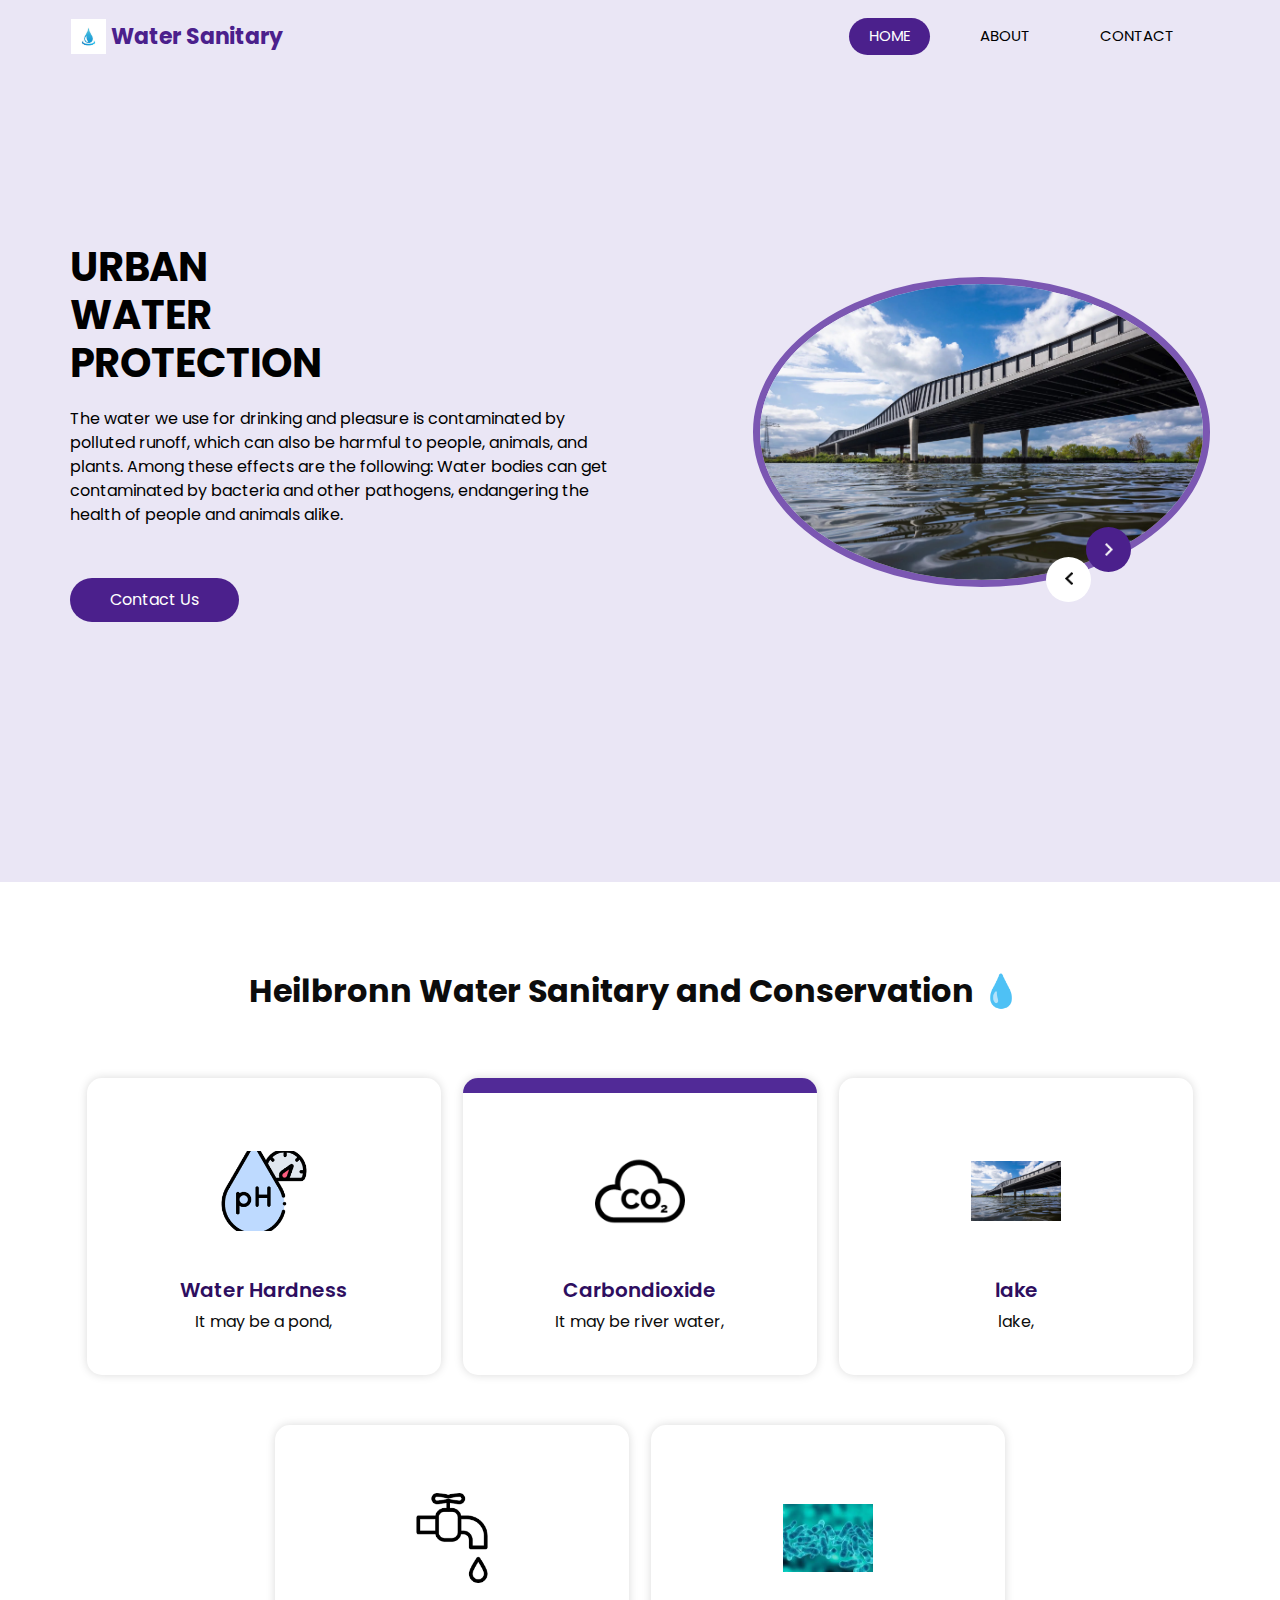
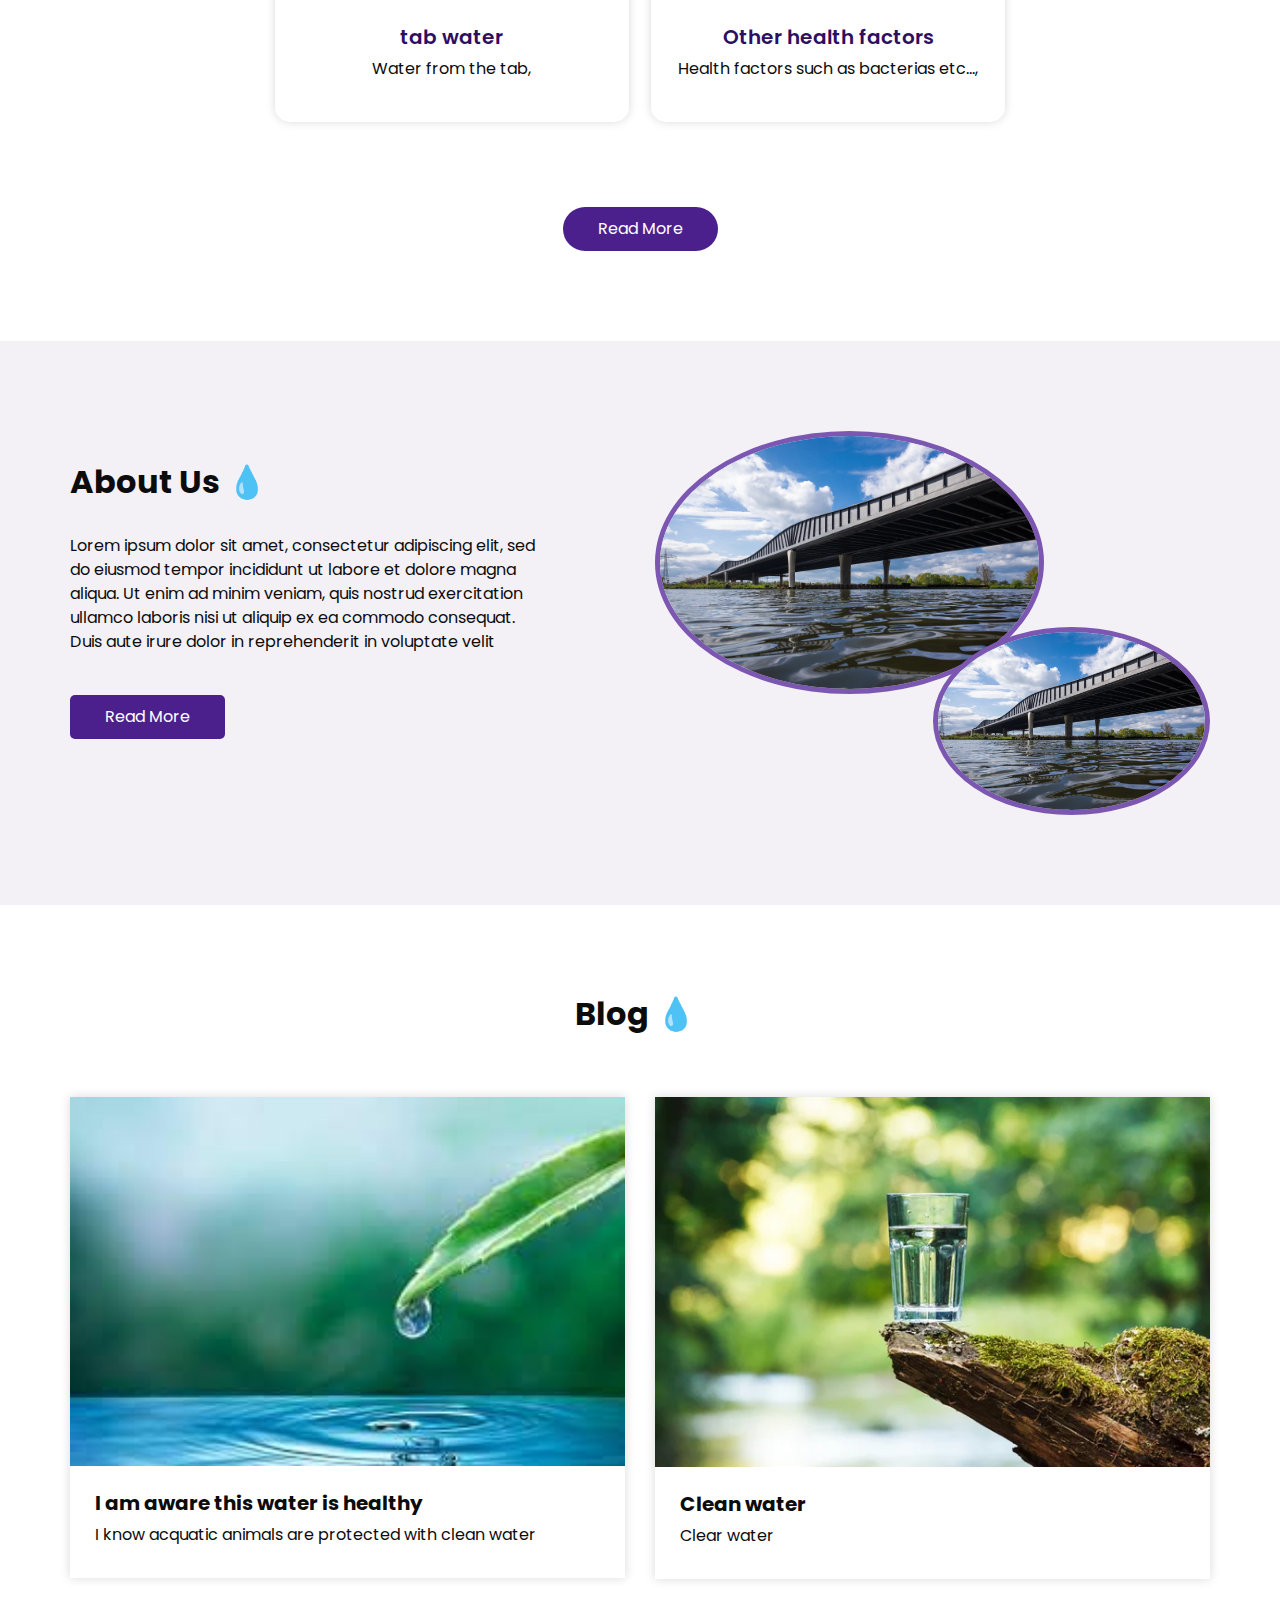
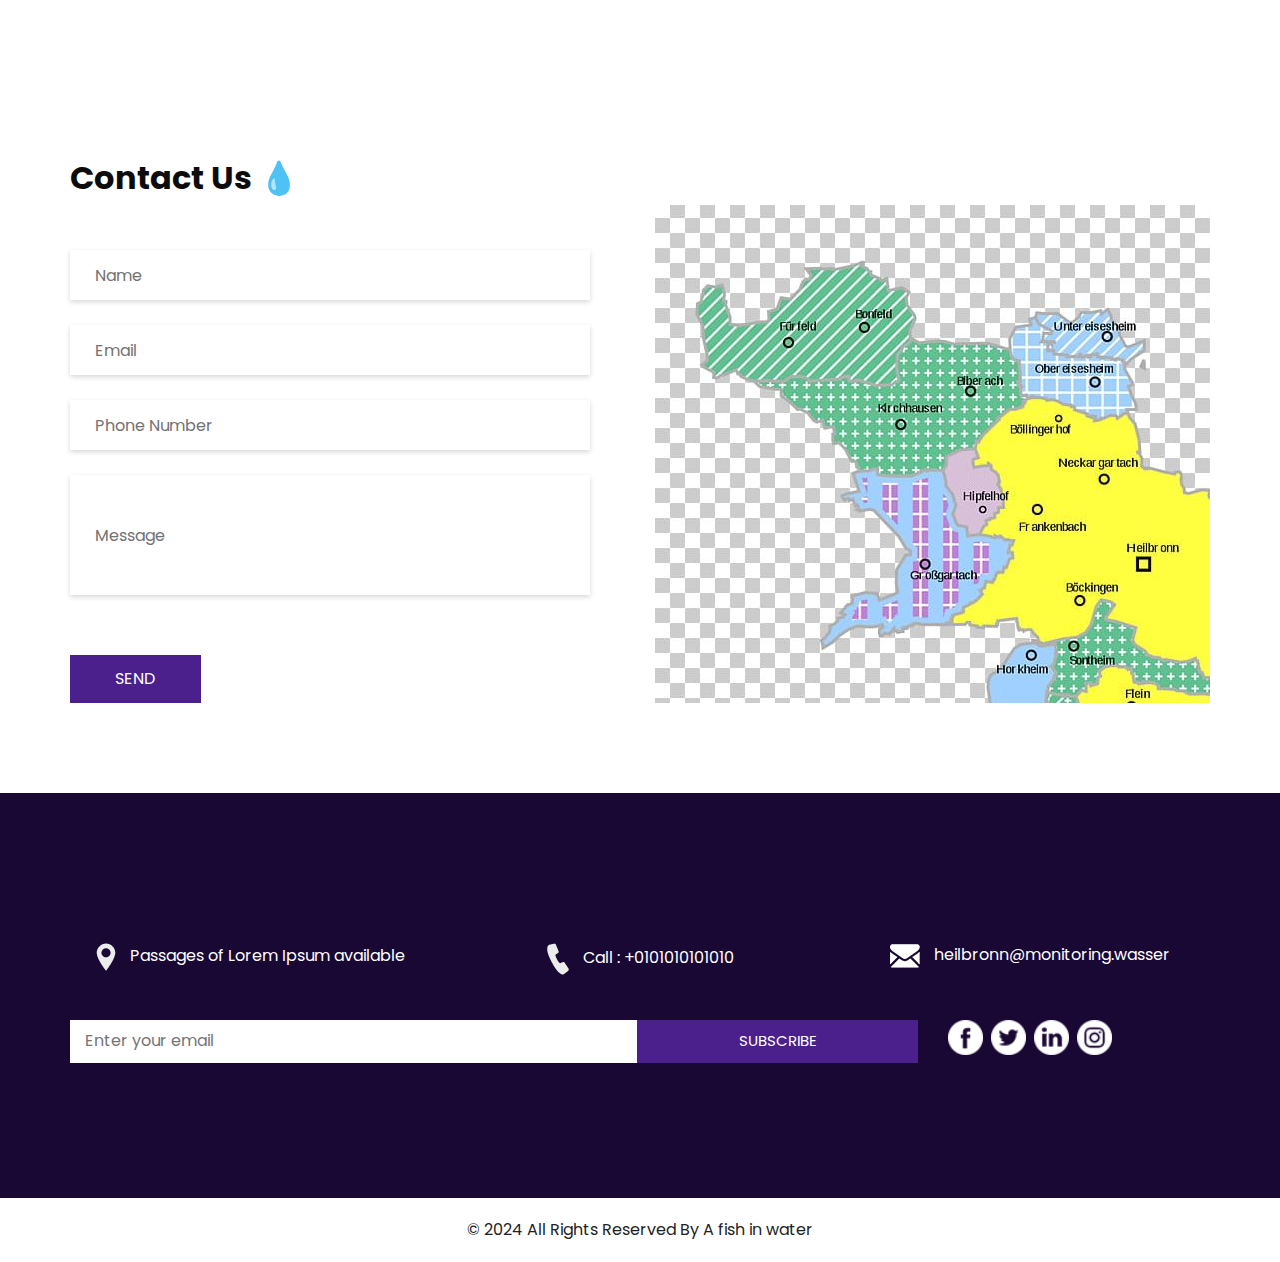
<file: index.html>
<!DOCTYPE html>
<html>

<head>
  <!-- Basic -->
  <meta charset="utf-8" />
  <meta http-equiv="X-UA-Compatible" content="IE=edge" />
  <!-- Mobile Metas -->
  <meta name="viewport" content="width=device-width, initial-scale=1, shrink-to-fit=no" />
  <!-- Site Metas -->
  <meta name="keywords" content="" />
  <meta name="description" content="" />
  <meta name="author" content="" />

  <title>Water_Sanitary_Heilbronn</title>

  <!-- slider stylesheet -->
  <link rel="stylesheet" type="text/css" href="https://cdnjs.cloudflare.com/ajax/libs/OwlCarousel2/2.1.3/assets/owl.carousel.min.css" />

  <!-- bootstrap core css -->
  <link rel="stylesheet" type="text/css" href="css/bootstrap.css" />

  <!-- fonts style -->
  <link href="https://fonts.googleapis.com/css?family=Poppins:400,600,700&display=swap" rel="stylesheet">
  <!-- Custom styles for this template -->
  <link href="css/style.css" rel="stylesheet" />
  <!-- responsive style -->
  <link href="css/responsive.css" rel="stylesheet" />
</head>

<body>

  <div class="hero_area">
    <!-- header section strats -->
    <header class="header_section">
      <div class="container">
        <nav class="navbar navbar-expand-lg custom_nav-container ">
          <a class="navbar-brand" href="index.html">
            <img src="images/wasser_logo.jpg" alt="">
            <span>
              Water Sanitary
            </span>
          </a>
          <button class="navbar-toggler" type="button" data-toggle="collapse" data-target="#navbarSupportedContent" aria-controls="navbarSupportedContent" aria-expanded="false" aria-label="Toggle navigation">
            <span class="s-1"> </span>
            <span class="s-2"> </span>
            <span class="s-3"> </span>
          </button>

          <div class="collapse navbar-collapse" id="navbarSupportedContent">
            <div class="d-flex ml-auto flex-column flex-lg-row align-items-center">
              <ul class="navbar-nav  ">
                <li class="nav-item active">
                  <a class="nav-link" href="index.html">Home <span class="sr-only">(current)</span></a>
                </li>
                <li class="nav-item">
                  <a class="nav-link" href="about.html"> About</a>
                </li>
                <!--<li class="nav-item"> -->
                <!--  <a class="nav-link" href="service.html"> Service </a> -->
                <!--</li> -->
                <!--<li class="nav-item"> -->
                <!--  <a class="nav-link" href="blog.html"> Blog </a> -->
                <!--</li> -->
                <li class="nav-item">
                  <a class="nav-link" href="contact.html">Contact </a>
                </li>
              </ul>
            </div>
          </div>
        </nav>
      </div>
    </header>
    <!-- end header section -->
    <!-- slider section -->
    <section class=" slider_section ">
      <div class="container">
        <div class="row">
          <div class="col-md-6 ">
            <div class="detail_box">
              <h1>
                Urban <br>
                Water <br>
                Protection
              </h1>
              <p>
                The water we use for drinking and pleasure is contaminated by polluted runoff, 
                which can also be harmful to people, animals, and plants. Among these effects are 
                the following: Water bodies can get contaminated by bacteria and other pathogens, 
                endangering the health of people and animals alike.
              </p>
              <a href="" class="">
                Contact Us
            </div>
          </div>
          <div class="col-lg-5 col-md-6 offset-lg-1">
            <div class="img_content">
              <div class="img_container">
                <div id="carouselExampleControls" class="carousel slide" data-ride="carousel">
                  <div class="carousel-inner">
                    <div class="carousel-item active">
                      <div class="img-box">
                        <img src="images/river1.jpg" alt="">
                      </div>
                    </div>
                    <div class="carousel-item">
                      <div class="img-box">
                        <img src="images/river1.jpg" alt="">
                      </div>
                    </div>
                    <div class="carousel-item">
                      <div class="img-box">
                        <img src="images/river1.jpg" alt="">
                      </div>
                    </div>
                  </div>
                </div>
              </div>
              <a class="carousel-control-prev" href="#carouselExampleControls" role="button" data-slide="prev">
                <span class="sr-only">Previous</span>
              </a>
              <a class="carousel-control-next" href="#carouselExampleControls" role="button" data-slide="next">
                <span class="sr-only">Next</span>
              </a>
            </div>

          </div>
        </div>
      </div>
    </section>
    <!-- end slider section -->
  </div>


  <!-- service section -->
  <section class="service_section layout_padding">
    <div class="container">
      <div class="heading_container">
        <h2>
          Heilbronn Water Sanitary and Conservation 💧
        </h2>
         <!-- <img src="images/plug.png" alt=""> -->
      </div>
      <div class="service_container">
         <!--<div class="wasser">
          <div class="choose">
            <p>
              choose
            </p>
          </div>
        </div> -->
        <div class="box">
          <div class="img-box">
            <img src="images/ph.png" class="img1" alt="">
          </div>
          <div class="detail-box">
	    <a href="hardness_map.html">             
	      <h5>
                Water Hardness
              </h5>
	    </a>
            <p>
              It may be a pond,
            </p>
          </div>
        </div>
        <div class="box active">
          <div class="img-box">
            <img src="images/co2.png" class="img1" alt="">
          </div>
          <div class="detail-box">
            <h5>
              Carbondioxide
            </h5>
            <p>
              It may be river water,
            </p>
          </div>
        </div>
        <div class="box">
          <div class="img-box">
            <img src="images/river1.jpg" class="img1" alt="">
          </div>
          <div class="detail-box">
            <a href="lakes.html">
	    	<h5>
              		lake
            	</h5>
            </a>
            <p>
              lake,
            </p>
          </div>
        </div>
        <div class="box ">
          <div class="img-box">
            <img src="images/tab_water.png" class="img1" alt="">
          </div>
          <div class="detail-box">
            <h5>
              tab water
            </h5>
            <p>
              Water from the tab,
            </p>
          </div>
        </div>
        <div class="box">
          <div class="img-box">
            <img src="images/bacteria.jpg" class="img1" alt="">
          </div>
          <div class="detail-box">
            <h5>
              Other health factors
            </h5>
            <p>
              Health factors such as bacterias etc...,
            </p>
          </div>
        </div>
      </div>
      <div class="btn-box">
        <a href="">
          Read More
        </a>
      </div>
    </div>
  </section>
  <!-- end service section -->

  <!-- about section -->
  <section class="about_section layout_padding">
    <div class="container">
      <div class="row">
        <div class="col-md-6">
          <div class="detail-box">
            <div class="heading_container">
              <h2>
                About Us 💧
              </h2>
              <!--<img src="images/plug.png" alt="">-->
            </div>
            <p>
              Lorem ipsum dolor sit amet, consectetur adipiscing elit, sed do
              eiusmod tempor incididunt ut labore et dolore magna aliqua. Ut
              enim ad minim veniam, quis nostrud exercitation ullamco laboris
              nisi ut aliquip ex ea commodo consequat. Duis aute irure dolor
              in reprehenderit in voluptate velit
            </p>
            <a href="">
              Read More
            </a>
          </div>
        </div>
        <div class="col-md-6">
          <div class="img_container">
            <div class="img-box b1">
              <img src="images/river1.jpg" alt="" />
            </div>
            <div class="img-box b2">
              <img src="images/river1.jpg" alt="" />
            </div>
          </div>

        </div>

      </div>
    </div>
  </section>

  <!-- end about section -->




  <!-- blog section -->

  <section class="blog_section layout_padding">
    <div class="container">
      <div class="heading_container">
        <h2>
          Blog 💧
        </h2>
        <!--<img src="images/plug.png" alt="">-->
      </div>
      <div class="row">
        <div class="col-md-6">
          <div class="box">
            <div class="img-box">
              <img src="images/clean_water1.jpg" alt="">
            </div>
            <div class="detail-box">
              <h5>
                I am aware this water is healthy
              </h5>
              <p>
                I know acquatic animals are protected with clean water
              </p>
            </div>
          </div>
        </div>
        <div class="col-md-6">
          <div class="box">
            <div class="img-box">
              <img src="images/clean_water2.webp" alt="">
            </div>
            <div class="detail-box">
              <h5>
                Clean water
              </h5>
              <p>
                Clear water
              </p>
            </div>
          </div>
        </div>
      </div>
    </div>
  </section>

  <!-- end blog section -->



  <!-- contact section -->

  <section class="contact_section layout_padding">
    <div class="container ">
      <div class="heading_container">
        <h2>
          Contact Us 💧
        </h2>
        <!--<img src="images/plug.png" alt="">-->
      </div>
    </div>
    <div class="container">
      <div class="row">
        <div class="col-md-6">
          <form action="">
            <div>
              <input type="text" placeholder="Name" />
            </div>
            <div>
              <input type="email" placeholder="Email" />
            </div>
            <div>
              <input type="text" placeholder="Phone Number" />
            </div>
            <div>
              <input type="text" class="message-box" placeholder="Message" />
            </div>
            <div class="d-flex ">
              <button>
                SEND
              </button>
            </div>
          </form>
        </div>
        <div class="col-md-6">
          <div class="map_container">
            <div class="map-responsive">
              <iframe src="images/water_heilbronn.jpg" width="600" height="300" frameborder="0" style="border:0; width: 100%; height:100%" allowfullscreen></iframe>
            </div>
          </div>
        </div>
      </div>
    </div>
  </section>

  <!-- end contact section -->


  <!-- info section -->

  <section class="info_section layout_padding">
    <div class="container">
      <div class="info_contact">
        <div class="row">
          <div class="col-md-4">
            <a href="">
              <img src="images/location-white.png" alt="">
              <span>
                Passages of Lorem Ipsum available
              </span>
            </a>
          </div>
          <div class="col-md-4">
            <a href="">
              <img src="images/telephone-white.png" alt="">
              <span>
                Call : +0101010101010
              </span>
            </a>
          </div>
          <div class="col-md-4">
            <a href="">
              <img src="images/envelope-white.png" alt="">
              <span>
                heilbronn@monitoring.wasser
              </span>
            </a>
          </div>
        </div>
      </div>
      <div class="row">
        <div class="col-md-8 col-lg-9">
          <div class="info_form">
            <form action="">
              <input type="text" placeholder="Enter your email">
              <button>
                subscribe
              </button>
            </form>
          </div>
        </div>
        <div class="col-md-4 col-lg-3">
          <div class="info_social">
            <div>
              <a href="">
                <img src="images/fb.png" alt="">
              </a>
            </div>
            <div>
              <a href="">
                <img src="images/twitter.png" alt="">
              </a>
            </div>
            <div>
              <a href="">
                <img src="images/linkedin.png" alt="">
              </a>
            </div>
            <div>
              <a href="">
                <img src="images/instagram.png" alt="">
              </a>
            </div>
          </div>
        </div>
      </div>

    </div>
  </section>

  <!-- end info section -->

  <!-- footer section -->
  <footer class="container-fluid footer_section">
    <div class="container">
      <div class="row">
        <div class="col-lg-7 col-md-9 mx-auto">
          <p>
            &copy; 2024 All Rights Reserved By
            <a href="https://html.design/">A fish in water</a>
          </p>
        </div>
      </div>
    </div>
  </footer>
  <!-- footer section -->


  <script src="js/jquery-3.4.1.min.js"></script>
  <script src="js/bootstrap.js"></script>

</body>

</html>
</file>
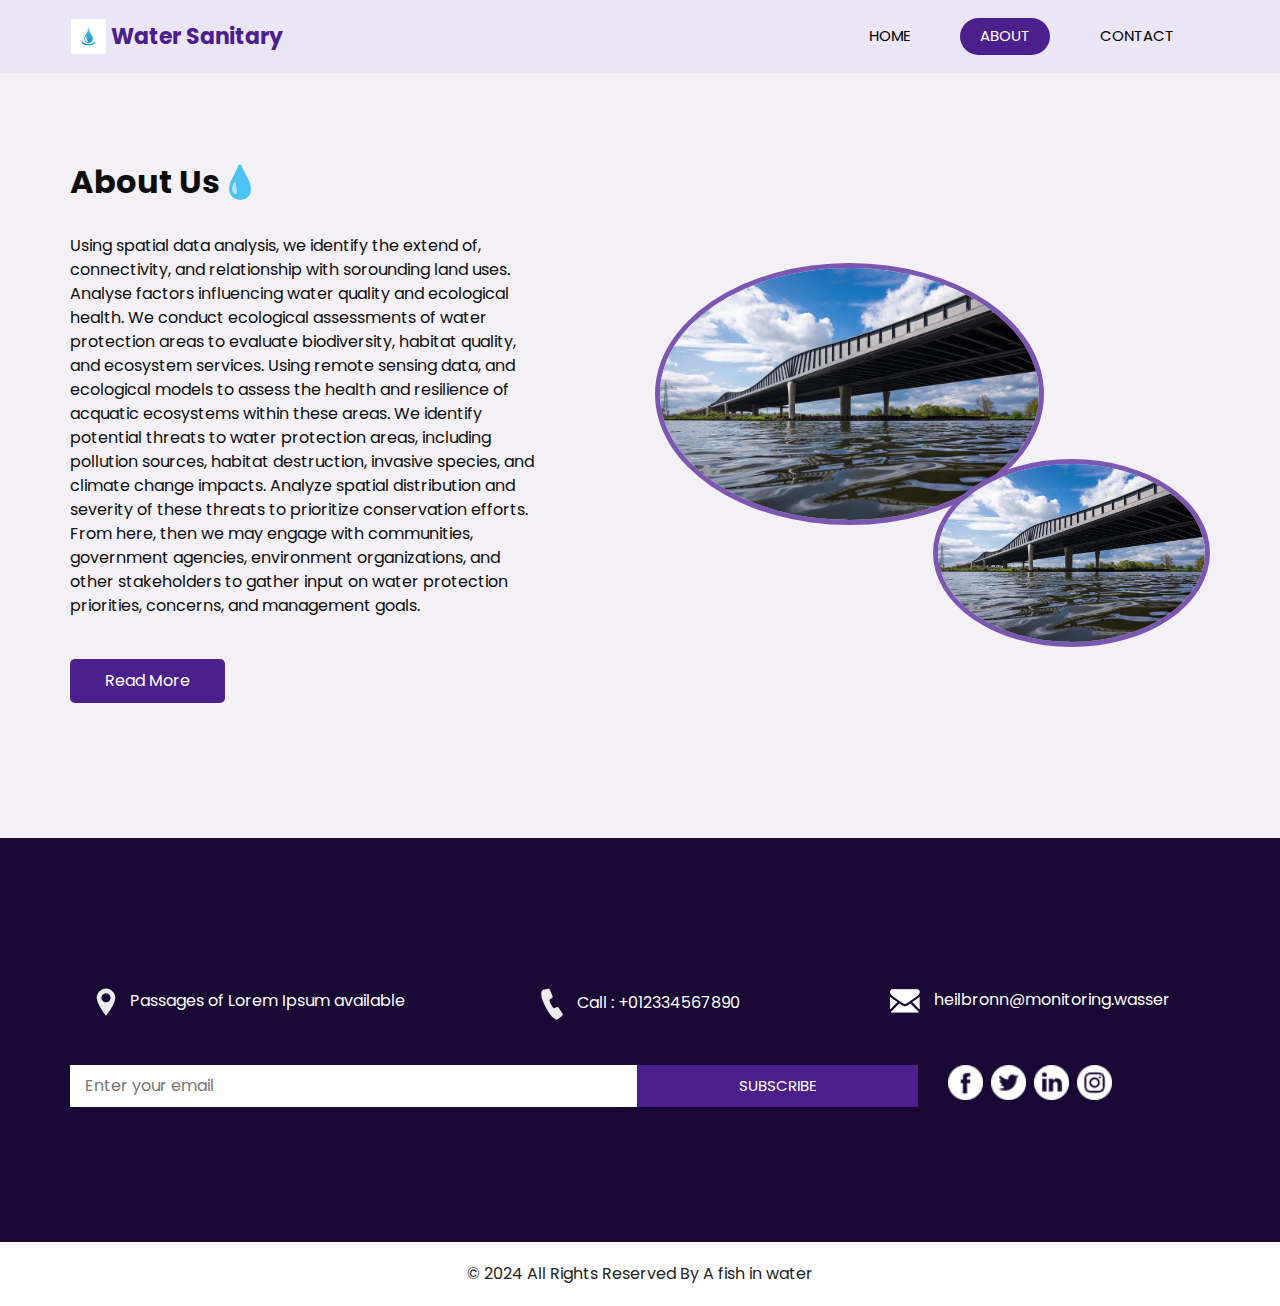
<file: about.html>
<!DOCTYPE html>
<html>

<head>
  <!-- Basic -->
  <meta charset="utf-8" />
  <meta http-equiv="X-UA-Compatible" content="IE=edge" />
  <!-- Mobile Metas -->
  <meta name="viewport" content="width=device-width, initial-scale=1, shrink-to-fit=no" />
  <!-- Site Metas -->
  <meta name="keywords" content="" />
  <meta name="description" content="" />
  <meta name="author" content="" />

  <title>Water_Sanitary</title>

  <!-- slider stylesheet -->
  <link rel="stylesheet" type="text/css" href="https://cdnjs.cloudflare.com/ajax/libs/OwlCarousel2/2.1.3/assets/owl.carousel.min.css" />

  <!-- bootstrap core css -->
  <link rel="stylesheet" type="text/css" href="css/bootstrap.css" />

  <!-- fonts style -->
  <link href="https://fonts.googleapis.com/css?family=Poppins:400,600,700&display=swap" rel="stylesheet">
  <!-- Custom styles for this template -->
  <link href="css/style.css" rel="stylesheet" />
  <!-- responsive style -->
  <link href="css/responsive.css" rel="stylesheet" />
</head>

<body class="sub_page">

  <div class="hero_area">
    <!-- header section strats -->
    <header class="header_section">
      <div class="container">
        <nav class="navbar navbar-expand-lg custom_nav-container ">
          <a class="navbar-brand" href="index.html">
            <img src="images/wasser_logo.jpg" alt="">
            <span>
              Water Sanitary
            </span>
          </a>
          <button class="navbar-toggler" type="button" data-toggle="collapse" data-target="#navbarSupportedContent" aria-controls="navbarSupportedContent" aria-expanded="false" aria-label="Toggle navigation">
            <span class="s-1"> </span>
            <span class="s-2"> </span>
            <span class="s-3"> </span>
          </button>

          <div class="collapse navbar-collapse" id="navbarSupportedContent">
            <div class="d-flex ml-auto flex-column flex-lg-row align-items-center">
              <ul class="navbar-nav  ">
                <li class="nav-item ">
                  <a class="nav-link" href="index.html">Home <span class="sr-only">(current)</span></a>
                </li>
                <li class="nav-item active">
                  <a class="nav-link" href="about.html"> About</a>
                </li>
                <!-- <li class="nav-item">
                  <a class="nav-link" href="service.html"> Service </a>
                </li>
                <li class="nav-item">
                  <a class="nav-link" href="blog.html"> Blog </a>
                </li> -->
                <li class="nav-item">
                  <a class="nav-link" href="contact.html">Contact </a>
                </li>
              </ul>
            </div>
          </div>
        </nav>
      </div>
    </header>
    <!-- end header section -->
  </div>
  <!-- about section -->
  <section class="about_section layout_padding">
    <div class="container">
      <div class="row">
        <div class="col-md-6">
          <div class="detail-box">
            <div class="heading_container">
              <h2>
                About Us💧
              </h2>
              <!--<img src="images/plug.png" alt="">-->
            </div>
            <p>
              Using spatial data analysis, we identify the extend of, connectivity, and relationship
              with sorounding land uses. Analyse factors influencing water quality and ecological health.
              We conduct ecological assessments of water protection areas to evaluate biodiversity, habitat
              quality, and ecosystem services. Using remote sensing data, and ecological models to assess the
              health and resilience of acquatic ecosystems within these areas. We identify potential threats
               to water protection areas, including pollution sources, habitat destruction, invasive species, 
               and climate change impacts. Analyze spatial distribution and severity of these threats to prioritize
               conservation efforts. From here, then we may engage with communities, government agencies, 
               environment organizations, and other stakeholders to gather input on water protection priorities, 
               concerns, and management goals.
            </p>
            <a href="">
              Read More
            </a>
          </div>
        </div>
        <div class="col-md-6">
          <div class="img_container">
            <div class="img-box b1">
              <img src="images/river1.jpg" alt="" />
            </div>
            <div class="img-box b2">
              <img src="images/river1.jpg" alt="" />
            </div>
          </div>

        </div>

      </div>
    </div>
  </section>

  <!-- end about section -->

  <!-- info section -->

  <section class="info_section layout_padding">
    <div class="container">
      <div class="info_contact">
        <div class="row">
          <div class="col-md-4">
            <a href="">
              <img src="images/location-white.png" alt="">
              <span>
                Passages of Lorem Ipsum available
              </span>
            </a>
          </div>
          <div class="col-md-4">
            <a href="">
              <img src="images/telephone-white.png" alt="">
              <span>
                Call : +012334567890
              </span>
            </a>
          </div>
          <div class="col-md-4">
            <a href="">
              <img src="images/envelope-white.png" alt="">
              <span>
                heilbronn@monitoring.wasser
              </span>
            </a>
          </div>
        </div>
      </div>
      <div class="row">
        <div class="col-md-8 col-lg-9">
          <div class="info_form">
            <form action="">
              <input type="text" placeholder="Enter your email">
              <button>
                subscribe
              </button>
            </form>
          </div>
        </div>
        <div class="col-md-4 col-lg-3">
          <div class="info_social">
            <div>
              <a href="">
                <img src="images/fb.png" alt="">
              </a>
            </div>
            <div>
              <a href="">
                <img src="images/twitter.png" alt="">
              </a>
            </div>
            <div>
              <a href="">
                <img src="images/linkedin.png" alt="">
              </a>
            </div>
            <div>
              <a href="">
                <img src="images/instagram.png" alt="">
              </a>
            </div>
          </div>
        </div>
      </div>

    </div>
  </section>

  <!-- end info section -->

  <!-- footer section -->
  <footer class="container-fluid footer_section">
    <div class="container">
      <div class="row">
        <div class="col-lg-7 col-md-9 mx-auto">
          <p>
            &copy; 2024 All Rights Reserved By
            <a href="https://www.google.com/url?sa=i&url=https%3A%2F%2Fpixabay.com%2Fimages%2Fsearch%2Ffish%2520pictures%2F&psig=AOvVaw2RLq7yPZTKb5fDhzHauwaw&ust=1709478137633000&source=images&cd=vfe&opi=89978449&ved=0CBAQjRxqFwoTCNDspZTZ1IQDFQAAAAAdAAAAABAQ">A fish in water</a>
          </p>
        </div>
      </div>
    </div>
  </footer>
  <!-- footer section -->


  <script src="js/jquery-3.4.1.min.js"></script>
  <script src="js/bootstrap.js"></script>

</body>

</html>
</file>
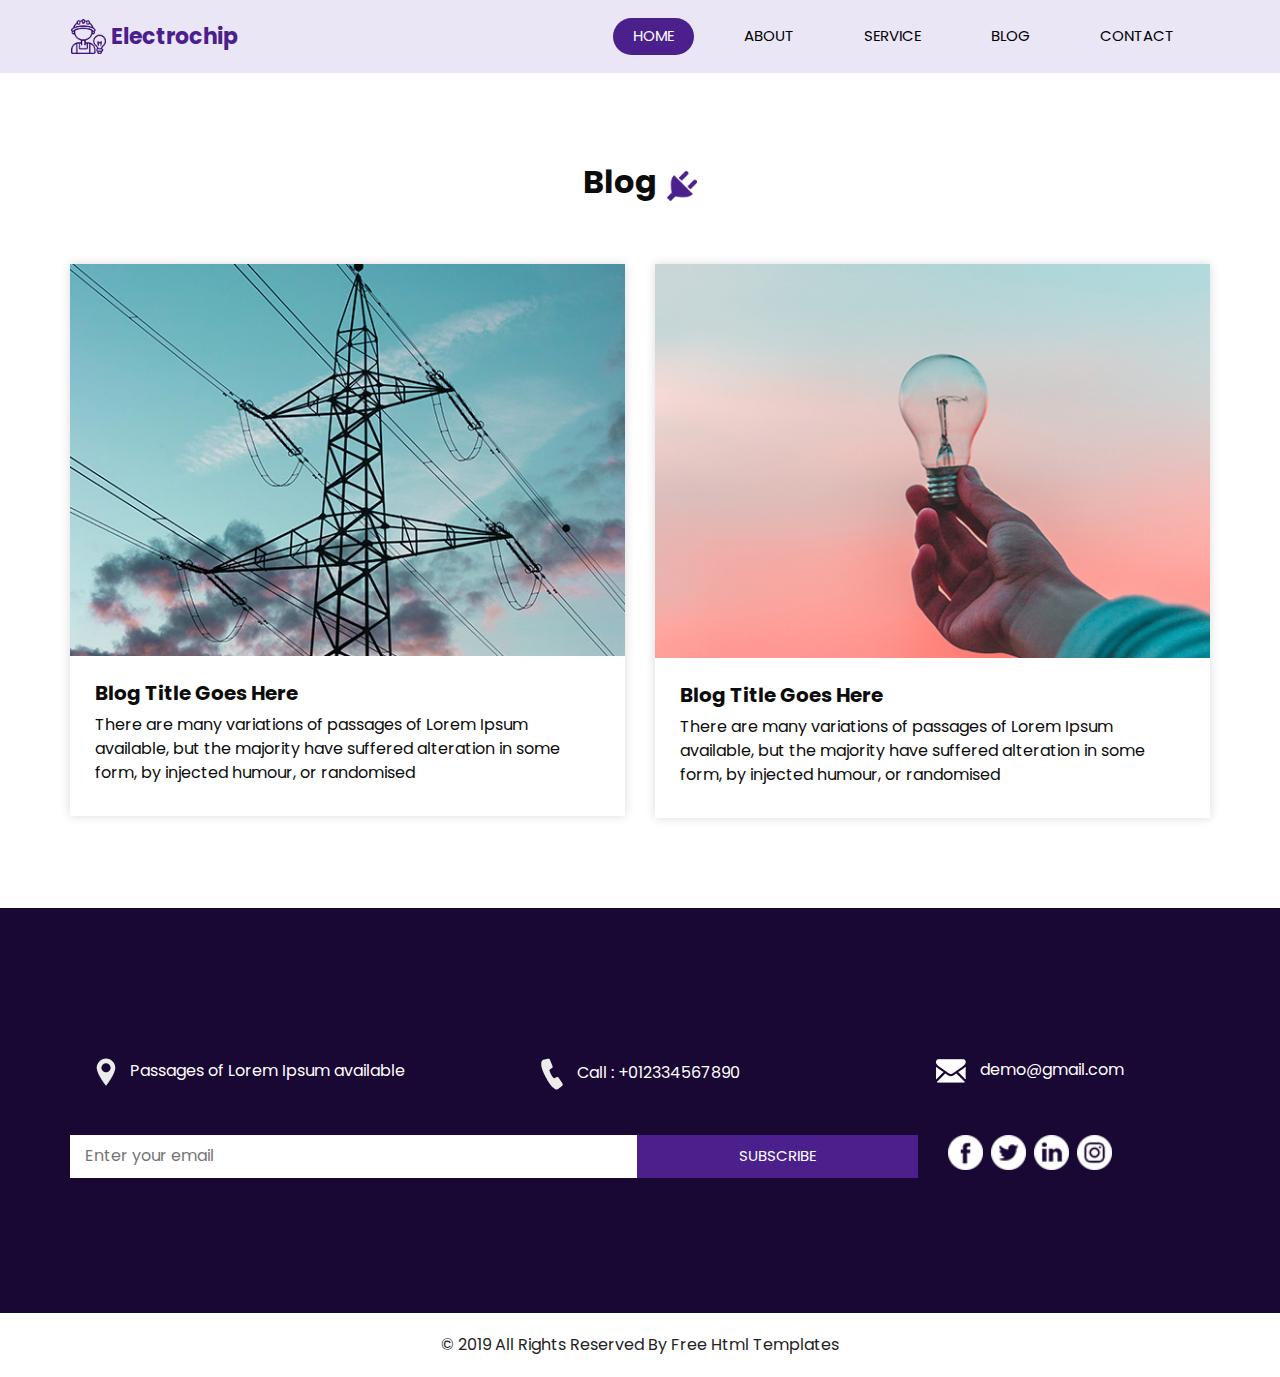
<file: blog.html>
<!DOCTYPE html>
<html>

<head>
  <!-- Basic -->
  <meta charset="utf-8" />
  <meta http-equiv="X-UA-Compatible" content="IE=edge" />
  <!-- Mobile Metas -->
  <meta name="viewport" content="width=device-width, initial-scale=1, shrink-to-fit=no" />
  <!-- Site Metas -->
  <meta name="keywords" content="" />
  <meta name="description" content="" />
  <meta name="author" content="" />

  <title>Electrochip</title>

  <!-- slider stylesheet -->
  <link rel="stylesheet" type="text/css" href="https://cdnjs.cloudflare.com/ajax/libs/OwlCarousel2/2.1.3/assets/owl.carousel.min.css" />

  <!-- bootstrap core css -->
  <link rel="stylesheet" type="text/css" href="css/bootstrap.css" />

  <!-- fonts style -->
  <link href="https://fonts.googleapis.com/css?family=Poppins:400,600,700&display=swap" rel="stylesheet">
  <!-- Custom styles for this template -->
  <link href="css/style.css" rel="stylesheet" />
  <!-- responsive style -->
  <link href="css/responsive.css" rel="stylesheet" />
</head>

<body class="sub_page">

  <div class="hero_area">
    <!-- header section strats -->
    <header class="header_section">
      <div class="container">
        <nav class="navbar navbar-expand-lg custom_nav-container ">
          <a class="navbar-brand" href="index.html">
            <img src="images/logo.png" alt="">
            <span>
              Electrochip
            </span>
          </a>
          <button class="navbar-toggler" type="button" data-toggle="collapse" data-target="#navbarSupportedContent" aria-controls="navbarSupportedContent" aria-expanded="false" aria-label="Toggle navigation">
            <span class="s-1"> </span>
            <span class="s-2"> </span>
            <span class="s-3"> </span>
          </button>

          <div class="collapse navbar-collapse" id="navbarSupportedContent">
            <div class="d-flex ml-auto flex-column flex-lg-row align-items-center">
              <ul class="navbar-nav  ">
                <li class="nav-item active">
                  <a class="nav-link" href="index.html">Home <span class="sr-only">(current)</span></a>
                </li>
                <li class="nav-item">
                  <a class="nav-link" href="about.html"> About</a>
                </li>
                <li class="nav-item">
                  <a class="nav-link" href="service.html"> Service </a>
                </li>
                <li class="nav-item">
                  <a class="nav-link" href="blog.html"> Blog </a>
                </li>
                <li class="nav-item">
                  <a class="nav-link" href="contact.html">Contact </a>
                </li>
              </ul>
            </div>
          </div>
        </nav>
      </div>
    </header>
    <!-- end header section -->
  </div>




  <!-- blog section -->

  <section class="blog_section layout_padding">
    <div class="container">
      <div class="heading_container">
        <h2>
          Blog
        </h2>
        <img src="images/plug.png" alt="">
      </div>
      <div class="row">
        <div class="col-md-6">
          <div class="box">
            <div class="img-box">
              <img src="images/blog1.jpg" alt="">
            </div>
            <div class="detail-box">
              <h5>
                Blog Title Goes Here
              </h5>
              <p>
                There are many variations of passages of Lorem Ipsum available, but the majority have suffered alteration in some form, by injected humour, or randomised
              </p>
            </div>
          </div>
        </div>
        <div class="col-md-6">
          <div class="box">
            <div class="img-box">
              <img src="images/blog2.jpg" alt="">
            </div>
            <div class="detail-box">
              <h5>
                Blog Title Goes Here
              </h5>
              <p>
                There are many variations of passages of Lorem Ipsum available, but the majority have suffered alteration in some form, by injected humour, or randomised
              </p>
            </div>
          </div>
        </div>
      </div>
    </div>
  </section>

  <!-- end blog section -->






  <!-- info section -->

  <section class="info_section layout_padding">
    <div class="container">
      <div class="info_contact">
        <div class="row">
          <div class="col-md-4">
            <a href="">
              <img src="images/location-white.png" alt="">
              <span>
                Passages of Lorem Ipsum available
              </span>
            </a>
          </div>
          <div class="col-md-4">
            <a href="">
              <img src="images/telephone-white.png" alt="">
              <span>
                Call : +012334567890
              </span>
            </a>
          </div>
          <div class="col-md-4">
            <a href="">
              <img src="images/envelope-white.png" alt="">
              <span>
                demo@gmail.com
              </span>
            </a>
          </div>
        </div>
      </div>
      <div class="row">
        <div class="col-md-8 col-lg-9">
          <div class="info_form">
            <form action="">
              <input type="text" placeholder="Enter your email">
              <button>
                subscribe
              </button>
            </form>
          </div>
        </div>
        <div class="col-md-4 col-lg-3">
          <div class="info_social">
            <div>
              <a href="">
                <img src="images/fb.png" alt="">
              </a>
            </div>
            <div>
              <a href="">
                <img src="images/twitter.png" alt="">
              </a>
            </div>
            <div>
              <a href="">
                <img src="images/linkedin.png" alt="">
              </a>
            </div>
            <div>
              <a href="">
                <img src="images/instagram.png" alt="">
              </a>
            </div>
          </div>
        </div>
      </div>

    </div>
  </section>

  <!-- end info section -->


  <!-- footer section -->
  <footer class="container-fluid footer_section">
    <div class="container">
      <div class="row">
        <div class="col-lg-7 col-md-9 mx-auto">
          <p>
            &copy; 2019 All Rights Reserved By
            <a href="https://html.design/">Free Html Templates</a>
          </p>
        </div>
      </div>
    </div>
  </footer>
  <!-- footer section -->


  <script src="js/jquery-3.4.1.min.js"></script>
  <script src="js/bootstrap.js"></script>

</body>

</html>
</file>
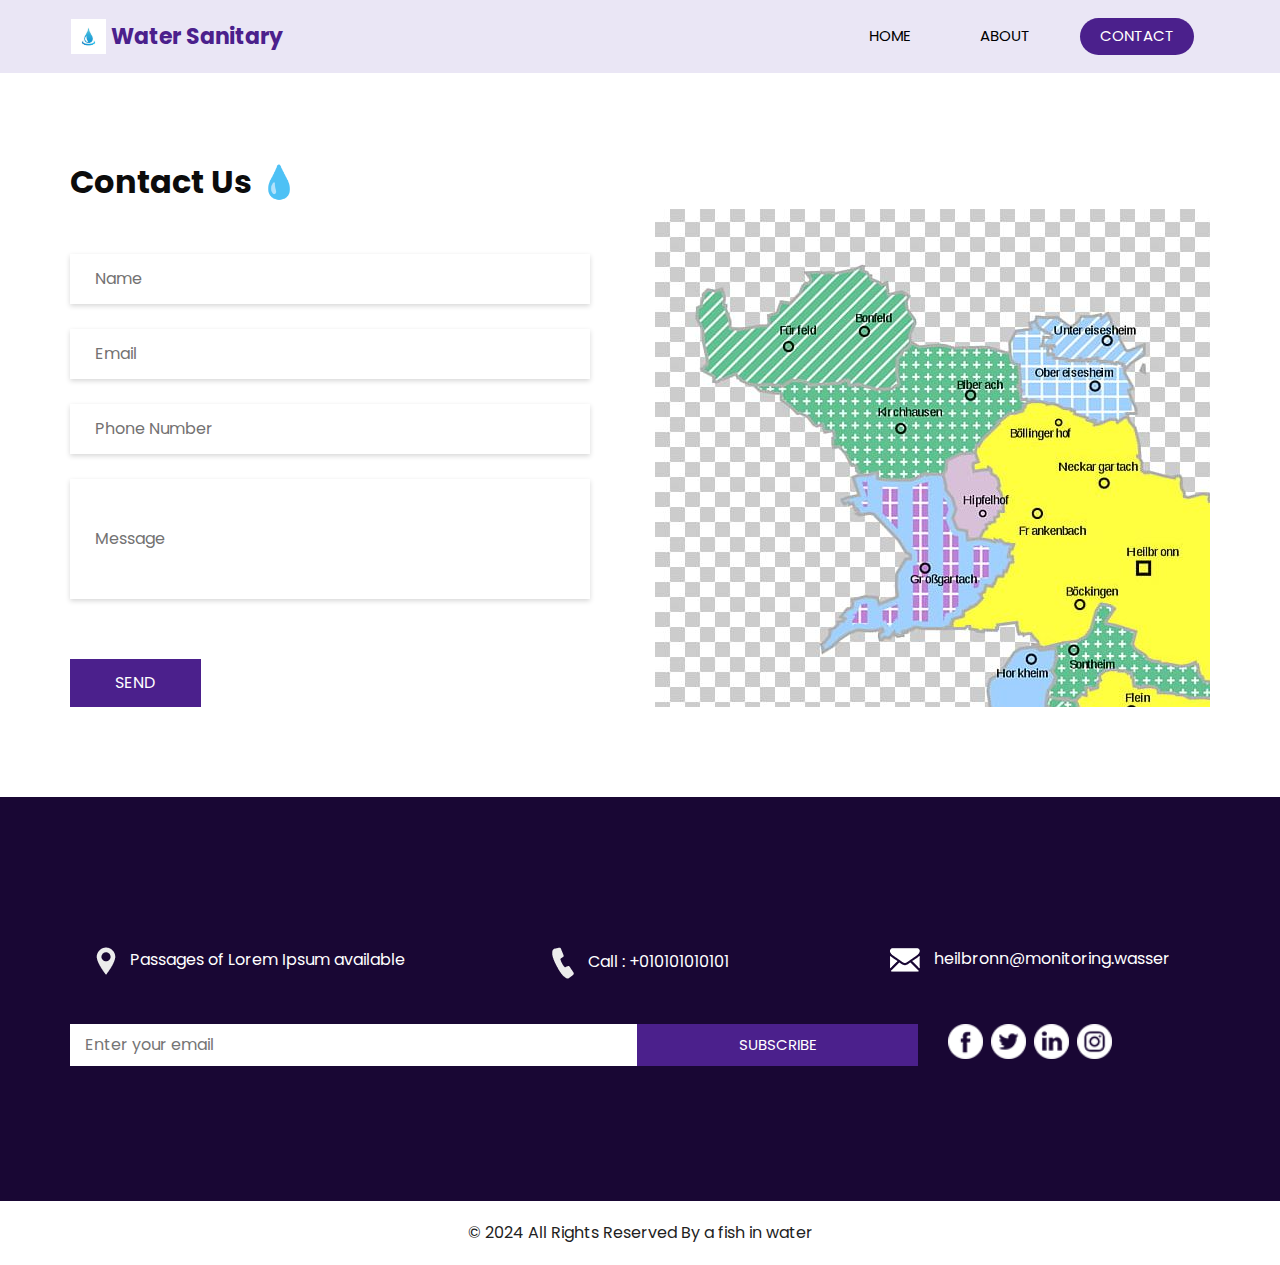
<file: contact.html>
<!DOCTYPE html>
<html>

<head>
  <!-- Basic -->
  <meta charset="utf-8" />
  <meta http-equiv="X-UA-Compatible" content="IE=edge" />
  <!-- Mobile Metas -->
  <meta name="viewport" content="width=device-width, initial-scale=1, shrink-to-fit=no" />
  <!-- Site Metas -->
  <meta name="keywords" content="" />
  <meta name="description" content="" />
  <meta name="author" content="" />

  <title>Water Sanitary</title>

  <!-- slider stylesheet -->
  <link rel="stylesheet" type="text/css" href="https://cdnjs.cloudflare.com/ajax/libs/OwlCarousel2/2.1.3/assets/owl.carousel.min.css" />

  <!-- bootstrap core css -->
  <link rel="stylesheet" type="text/css" href="css/bootstrap.css" />

  <!-- fonts style -->
  <link href="https://fonts.googleapis.com/css?family=Poppins:400,600,700&display=swap" rel="stylesheet">
  <!-- Custom styles for this template -->
  <link href="css/style.css" rel="stylesheet" />
  <!-- responsive style -->
  <link href="css/responsive.css" rel="stylesheet" />
</head>

<body class="sub_page">

  <div class="hero_area">
    <!-- header section strats -->
    <header class="header_section">
      <div class="container">
        <nav class="navbar navbar-expand-lg custom_nav-container ">
          <a class="navbar-brand" href="index.html">
            <img src="images/wasser_logo.jpg" alt="">
            <span>
              Water Sanitary
            </span>
          </a>
          <button class="navbar-toggler" type="button" data-toggle="collapse" data-target="#navbarSupportedContent" aria-controls="navbarSupportedContent" aria-expanded="false" aria-label="Toggle navigation">
            <span class="s-1"> </span>
            <span class="s-2"> </span>
            <span class="s-3"> </span>
          </button>

          <div class="collapse navbar-collapse" id="navbarSupportedContent">
            <div class="d-flex ml-auto flex-column flex-lg-row align-items-center">
              <ul class="navbar-nav  ">
                <li class="nav-item ">
                  <a class="nav-link" href="index.html">Home <span class="sr-only">(current)</span></a>
                </li>
                <li class="nav-item">
                  <a class="nav-link" href="about.html"> About</a>
                </li>
                <!--<li class="nav-item">
                  <a class="nav-link" href="service.html"> Service </a>
                </li> 
                <li class="nav-item">
                  <a class="nav-link" href="blog.html"> Blog </a>
                </li> -->
                <li class="nav-item active">
                  <a class="nav-link" href="contact.html">Contact </a>
                </li>
              </ul>
            </div>
          </div>
        </nav>
      </div>
    </header>
    <!-- end header section -->
  </div>


  <!-- contact section -->

  <section class="contact_section layout_padding">
    <div class="container ">
      <div class="heading_container">
        <h2>
          Contact Us 💧
        </h2>
        <!--<img src="images/plug.png" alt="">-->
      </div>
    </div>
    <div class="container">
      <div class="row">
        <div class="col-md-6">
          <form action="">
            <div>
              <input type="text" placeholder="Name" />
            </div>
            <div>
              <input type="email" placeholder="Email" />
            </div>
            <div>
              <input type="text" placeholder="Phone Number" />
            </div>
            <div>
              <input type="text" class="message-box" placeholder="Message" />
            </div>
            <div class="d-flex ">
              <button>
                SEND
              </button>
            </div>
          </form>
        </div>
        <div class="col-md-6">
          <div class="map_container">
            <div class="map-responsive">
              <iframe src="images/water_heilbronn.jpg" width="800" height="500" frameborder="0" style="border:0; width: 100%; height:100%" allowfullscreen></iframe>
            </div>
          </div>
        </div>
      </div>
    </div>
  </section>

  <!-- end contact section -->


  <!-- info section -->

  <section class="info_section layout_padding">
    <div class="container">
      <div class="info_contact">
        <div class="row">
          <div class="col-md-4">
            <a href="">
              <img src="images/location-white.png" alt="">
              <span>
                Passages of Lorem Ipsum available
              </span>
            </a>
          </div>
          <div class="col-md-4">
            <a href="">
              <img src="images/telephone-white.png" alt="">
              <span>
                Call : +010101010101
              </span>
            </a>
          </div>
          <div class="col-md-4">
            <a href="">
              <img src="images/envelope-white.png" alt="">
              <span>
                heilbronn@monitoring.wasser
              </span>
            </a>
          </div>
        </div>
      </div>
      <div class="row">
        <div class="col-md-8 col-lg-9">
          <div class="info_form">
            <form action="">
              <input type="text" placeholder="Enter your email">
              <button>
                subscribe
              </button>
            </form>
          </div>
        </div>
        <div class="col-md-4 col-lg-3">
          <div class="info_social">
            <div>
              <a href="">
                <img src="images/fb.png" alt="">
              </a>
            </div>
            <div>
              <a href="">
                <img src="images/twitter.png" alt="">
              </a>
            </div>
            <div>
              <a href="">
                <img src="images/linkedin.png" alt="">
              </a>
            </div>
            <div>
              <a href="">
                <img src="images/instagram.png" alt="">
              </a>
            </div>
          </div>
        </div>
      </div>

    </div>
  </section>

  <!-- end info section -->

  <!-- footer section -->
  <footer class="container-fluid footer_section">
    <div class="container">
      <div class="row">
        <div class="col-lg-7 col-md-9 mx-auto">
          <p>
            &copy; 2024 All Rights Reserved By
            <a href="https://html.design/"> a fish in water</a>
          </p>
        </div>
      </div>
    </div>
  </footer>
  <!-- footer section -->


  <script src="js/jquery-3.4.1.min.js"></script>
  <script src="js/bootstrap.js"></script>

</body>

</html>
</file>
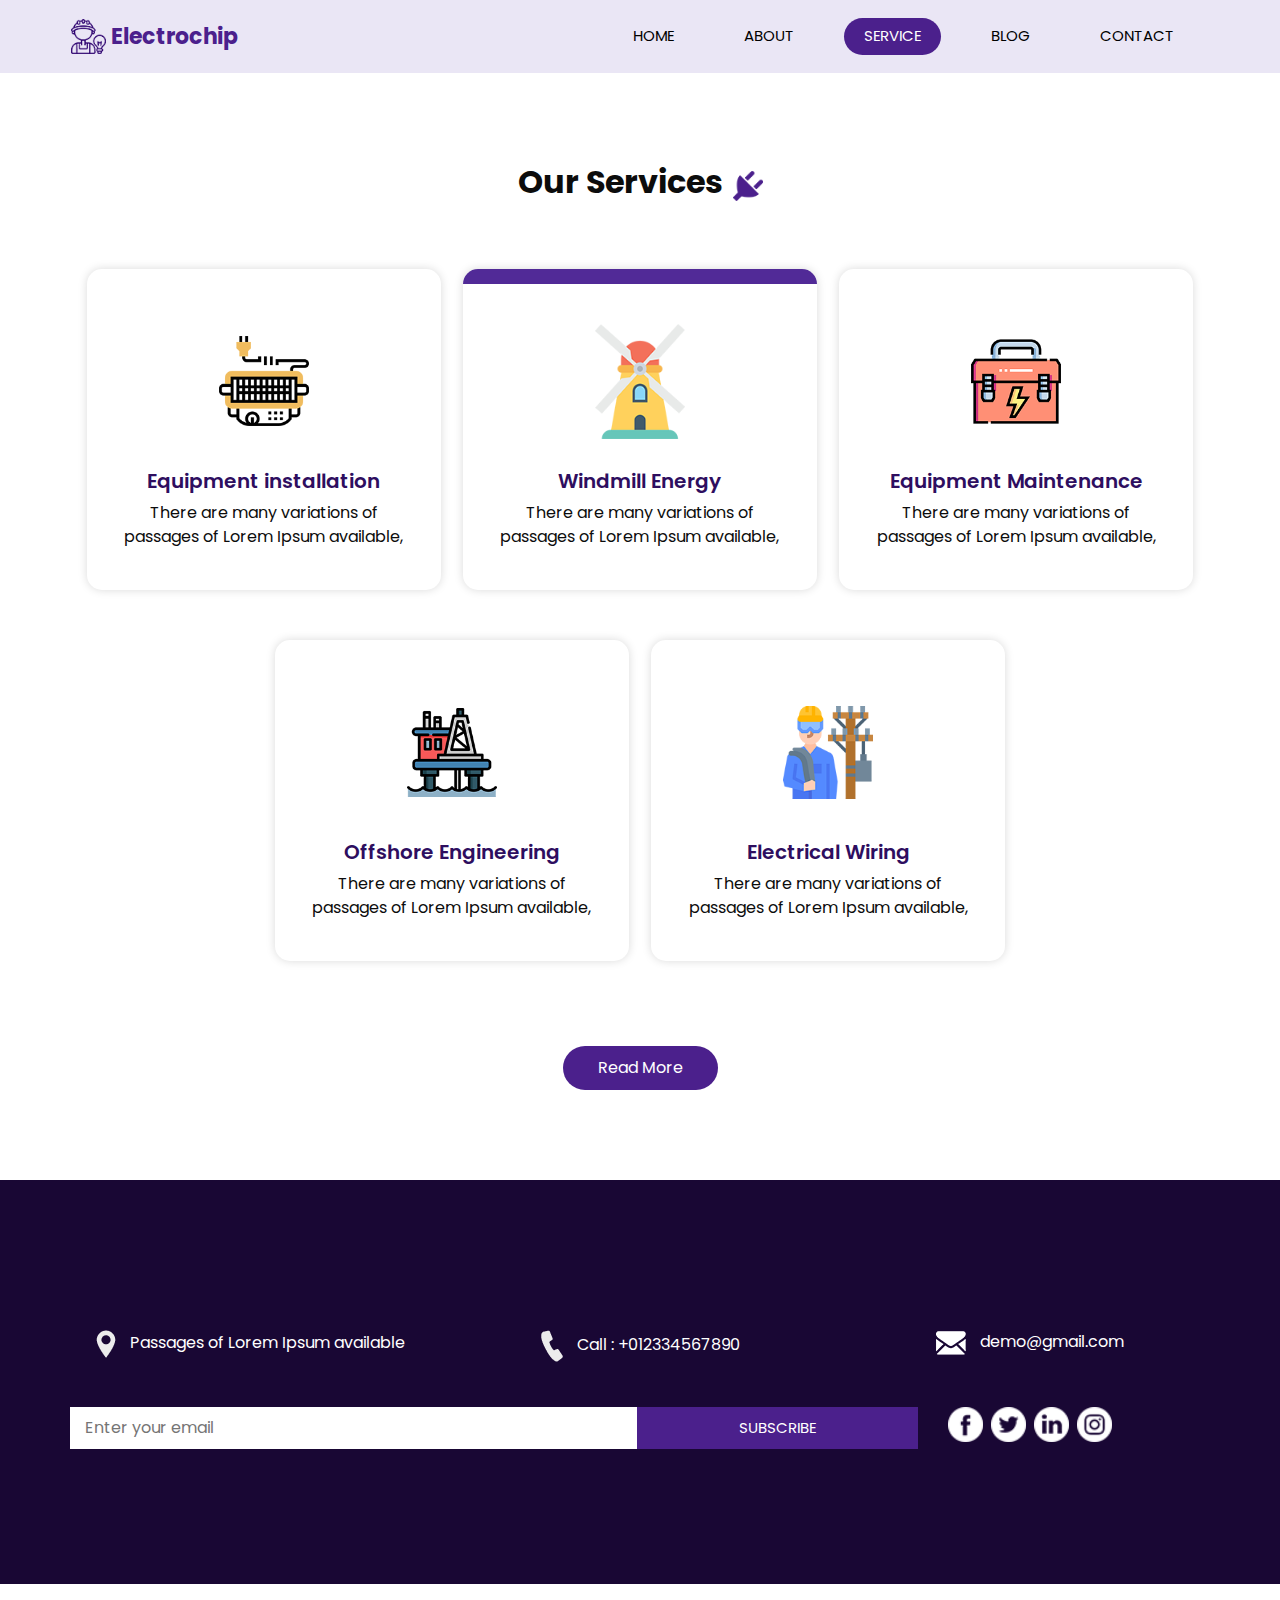
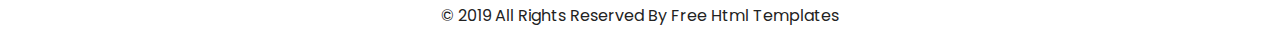
<file: service.html>
<!DOCTYPE html>
<html>

<head>
  <!-- Basic -->
  <meta charset="utf-8" />
  <meta http-equiv="X-UA-Compatible" content="IE=edge" />
  <!-- Mobile Metas -->
  <meta name="viewport" content="width=device-width, initial-scale=1, shrink-to-fit=no" />
  <!-- Site Metas -->
  <meta name="keywords" content="" />
  <meta name="description" content="" />
  <meta name="author" content="" />

  <title>Electrochip</title>

  <!-- slider stylesheet -->
  <link rel="stylesheet" type="text/css" href="https://cdnjs.cloudflare.com/ajax/libs/OwlCarousel2/2.1.3/assets/owl.carousel.min.css" />

  <!-- bootstrap core css -->
  <link rel="stylesheet" type="text/css" href="css/bootstrap.css" />

  <!-- fonts style -->
  <link href="https://fonts.googleapis.com/css?family=Poppins:400,600,700&display=swap" rel="stylesheet">
  <!-- Custom styles for this template -->
  <link href="css/style.css" rel="stylesheet" />
  <!-- responsive style -->
  <link href="css/responsive.css" rel="stylesheet" />
</head>

<body class="sub_page">

  <div class="hero_area">
    <!-- header section strats -->
    <header class="header_section">
      <div class="container">
        <nav class="navbar navbar-expand-lg custom_nav-container ">
          <a class="navbar-brand" href="index.html">
            <img src="images/logo.png" alt="">
            <span>
              Electrochip
            </span>
          </a>
          <button class="navbar-toggler" type="button" data-toggle="collapse" data-target="#navbarSupportedContent" aria-controls="navbarSupportedContent" aria-expanded="false" aria-label="Toggle navigation">
            <span class="s-1"> </span>
            <span class="s-2"> </span>
            <span class="s-3"> </span>
          </button>

          <div class="collapse navbar-collapse" id="navbarSupportedContent">
            <div class="d-flex ml-auto flex-column flex-lg-row align-items-center">
              <ul class="navbar-nav  ">
                <li class="nav-item ">
                  <a class="nav-link" href="index.html">Home <span class="sr-only">(current)</span></a>
                </li>
                <li class="nav-item">
                  <a class="nav-link" href="about.html"> About</a>
                </li>
                <li class="nav-item active">
                  <a class="nav-link" href="service.html"> Service </a>
                </li>
                <li class="nav-item">
                  <a class="nav-link" href="blog.html"> Blog </a>
                </li>
                <li class="nav-item">
                  <a class="nav-link" href="contact.html">Contact </a>
                </li>
              </ul>
            </div>
          </div>
        </nav>
      </div>
    </header>
    <!-- end header section -->
  </div>


  <!-- service section -->
  <section class="service_section layout_padding">
    <div class="container">
      <div class="heading_container">
        <h2>
          Our Services
        </h2>
        <img src="images/plug.png" alt="">
      </div>

      <div class="service_container">
        <div class="box">
          <div class="img-box">
            <img src="images/s1.png" class="img1" alt="">
          </div>
          <div class="detail-box">
            <h5>
              Equipment installation
            </h5>
            <p>
              There are many variations of passages of Lorem Ipsum available,
            </p>
          </div>
        </div>
        <div class="box active">
          <div class="img-box">
            <img src="images/s2.png" class="img1" alt="">
          </div>
          <div class="detail-box">
            <h5>
              Windmill Energy
            </h5>
            <p>
              There are many variations of passages of Lorem Ipsum available,
            </p>
          </div>
        </div>
        <div class="box">
          <div class="img-box">
            <img src="images/s3.png" class="img1" alt="">
          </div>
          <div class="detail-box">
            <h5>
              Equipment Maintenance
            </h5>
            <p>
              There are many variations of passages of Lorem Ipsum available,
            </p>
          </div>
        </div>
        <div class="box ">
          <div class="img-box">
            <img src="images/s4.png" class="img1" alt="">
          </div>
          <div class="detail-box">
            <h5>
              Offshore Engineering
            </h5>
            <p>
              There are many variations of passages of Lorem Ipsum available,
            </p>
          </div>
        </div>
        <div class="box">
          <div class="img-box">
            <img src="images/s5.png" class="img1" alt="">
          </div>
          <div class="detail-box">
            <h5>
              Electrical Wiring
            </h5>
            <p>
              There are many variations of passages of Lorem Ipsum available,
            </p>
          </div>
        </div>
      </div>
      <div class="btn-box">
        <a href="">
          Read More
        </a>
      </div>
    </div>
  </section>
  <!-- end service section -->


  <!-- info section -->

  <section class="info_section layout_padding">
    <div class="container">
      <div class="info_contact">
        <div class="row">
          <div class="col-md-4">
            <a href="">
              <img src="images/location-white.png" alt="">
              <span>
                Passages of Lorem Ipsum available
              </span>
            </a>
          </div>
          <div class="col-md-4">
            <a href="">
              <img src="images/telephone-white.png" alt="">
              <span>
                Call : +012334567890
              </span>
            </a>
          </div>
          <div class="col-md-4">
            <a href="">
              <img src="images/envelope-white.png" alt="">
              <span>
                demo@gmail.com
              </span>
            </a>
          </div>
        </div>
      </div>
      <div class="row">
        <div class="col-md-8 col-lg-9">
          <div class="info_form">
            <form action="">
              <input type="text" placeholder="Enter your email">
              <button>
                subscribe
              </button>
            </form>
          </div>
        </div>
        <div class="col-md-4 col-lg-3">
          <div class="info_social">
            <div>
              <a href="">
                <img src="images/fb.png" alt="">
              </a>
            </div>
            <div>
              <a href="">
                <img src="images/twitter.png" alt="">
              </a>
            </div>
            <div>
              <a href="">
                <img src="images/linkedin.png" alt="">
              </a>
            </div>
            <div>
              <a href="">
                <img src="images/instagram.png" alt="">
              </a>
            </div>
          </div>
        </div>
      </div>

    </div>
  </section>

  <!-- end info section -->

  <!-- footer section -->
  <footer class="container-fluid footer_section">
    <div class="container">
      <div class="row">
        <div class="col-lg-7 col-md-9 mx-auto">
          <p>
            &copy; 2019 All Rights Reserved By
            <a href="https://html.design/">Free Html Templates</a>
          </p>
        </div>
      </div>
    </div>
  </footer>
  <!-- footer section -->


  <script src="js/jquery-3.4.1.min.js"></script>
  <script src="js/bootstrap.js"></script>


</body>

</html>
</file>
<file: css/style.css>
body {
  font-family: "Poppins", sans-serif;
  color: #0c0c0c;
  background-color: #ffffff;
}

.layout_padding {
  padding-top: 90px;
  padding-bottom: 90px;
}

.layout_padding2 {
  padding-top: 45px;
  padding-bottom: 45px;
}

.layout_padding2-top {
  padding-top: 45px;
}

.layout_padding2-bottom {
  padding-bottom: 45px;
}

.layout_padding-top {
  padding-top: 90px;
}

.layout_padding-bottom {
  padding-bottom: 90px;
}

.heading_container {
  display: -webkit-box;
  display: -ms-flexbox;
  display: flex;
  -webkit-box-pack: start;
      -ms-flex-pack: start;
          justify-content: flex-start;
  -webkit-box-align: center;
      -ms-flex-align: center;
          align-items: center;
  text-align: center;
}

.heading_container h2 {
  position: relative;
  font-weight: bold;
  margin-right: 10px;
}

.heading_container img {
  width: 30px;
}

/*header section*/
.hero_area {
  height: 98vh;
  position: relative;
  display: -webkit-box;
  display: -ms-flexbox;
  display: flex;
  -webkit-box-orient: vertical;
  -webkit-box-direction: normal;
      -ms-flex-direction: column;
          flex-direction: column;
  background-color: #eae6f5;
}

.sub_page .hero_area {
  height: auto;
}

.header_section .container {
  padding: 0;
}

.header_section .nav_container {
  margin: 0 auto;
}

.custom_nav-container .navbar-nav .nav-item .nav-link {
  padding: 7px 20px;
  margin: 10px 15px;
  color: #000000;
  text-align: center;
  border-radius: 35px;
  text-transform: uppercase;
  font-size: 15px;
}

.custom_nav-container .navbar-nav .nav-item.active .nav-link, .custom_nav-container .navbar-nav .nav-item:hover .nav-link {
  background-color: #4b208c;
  color: #ffffff;
}

a,
a:hover,
a:focus {
  text-decoration: none;
}

a:hover,
a:focus {
  color: initial;
}

.btn,
.btn:focus {
  outline: none !important;
  -webkit-box-shadow: none;
          box-shadow: none;
}

.custom_nav-container .nav_search-btn {
  background-image: url(../images/search-icon.png);
  background-size: 22px;
  background-repeat: no-repeat;
  background-position-y: 7px;
  width: 35px;
  height: 35px;
  padding: 0;
  border: none;
}

.navbar-brand {
  display: -webkit-box;
  display: -ms-flexbox;
  display: flex;
  -webkit-box-align: center;
      -ms-flex-align: center;
          align-items: center;
}

.navbar-brand img {
  margin-right: 5px;
  width: 35px;
}

.navbar-brand span {
  font-size: 22px;
  font-weight: 700;
  color: #4b208c;
}

.custom_nav-container {
  z-index: 99999;
}

.navbar-expand-lg .navbar-collapse {
  -webkit-box-align: end;
      -ms-flex-align: end;
          align-items: flex-end;
}

.custom_nav-container .navbar-toggler {
  outline: none;
}

.custom_nav-container .navbar-toggler {
  padding: 0;
  width: 37px;
  height: 42px;
}

.custom_nav-container .navbar-toggler span {
  display: block;
  width: 35px;
  height: 4px;
  background-color: #190734;
  margin: 7px 0;
  -webkit-transition: all .3s;
  transition: all .3s;
}

.custom_nav-container .navbar-toggler[aria-expanded="true"] .s-1 {
  -webkit-transform: rotate(45deg);
          transform: rotate(45deg);
  margin: 0;
  margin-bottom: -4px;
}

.custom_nav-container .navbar-toggler[aria-expanded="true"] .s-2 {
  display: none;
}

.custom_nav-container .navbar-toggler[aria-expanded="true"] .s-3 {
  -webkit-transform: rotate(-45deg);
          transform: rotate(-45deg);
  margin: 0;
  margin-top: -4px;
}

.custom_nav-container .navbar-toggler[aria-expanded="false"] .s-1,
.custom_nav-container .navbar-toggler[aria-expanded="false"] .s-2,
.custom_nav-container .navbar-toggler[aria-expanded="false"] .s-3 {
  -webkit-transform: none;
          transform: none;
}

/*end header section*/
/* slider section */
.slider_section {
  -webkit-box-flex: 1;
      -ms-flex: 1;
          flex: 1;
  display: -webkit-box;
  display: -ms-flexbox;
  display: flex;
  -webkit-box-align: center;
      -ms-flex-align: center;
          align-items: center;
  position: relative;
  z-index: 2;
  color: #3b3a3a;
  padding-bottom: 90px;
}

.slider_section .row {
  -webkit-box-align: center;
      -ms-flex-align: center;
          align-items: center;
}

.slider_section .detail_box {
  color: #000000;
}

.slider_section .detail_box h1 {
  text-transform: uppercase;
  font-weight: bold;
}

.slider_section .detail_box p {
  margin-top: 20px;
}

.slider_section .detail_box a {
  display: inline-block;
  padding: 10px 40px;
  background-color: #4b208c;
  color: #ffffff;
  border-radius: 35px;
  margin-top: 35px;
}

.slider_section .detail_box a:hover {
  background-color: #5625a1;
}

.slider_section .img_container {
  border: 7px solid #7b57b2;
  border-radius: 100%;
  overflow: hidden;
}

.slider_section .img_container div#carouselExampleContarols {
  width: 100%;
  position: unset;
}

.slider_section .img_container .img-box img {
  width: 100%;
}

.slider_section .carousel-control-prev,
.slider_section .carousel-control-next {
  top: initial;
  left: initial;
  bottom: 5%;
  right: 10%;
  width: 45px;
  height: 45px;
  border: none;
  border-radius: 100%;
  opacity: 1;
  background-repeat: no-repeat;
  background-size: 8px;
  background-position: center;
}

.slider_section .carousel-control-prev {
  background-image: url(../images/prev.png);
  background-color: #ffffff;
  -webkit-transform: translate(-85px, 30px);
          transform: translate(-85px, 30px);
}

.slider_section .carousel-control-next {
  background-image: url(../images/next.png);
  background-color: #4b208c;
  -webkit-transform: translate(-45px, 0);
          transform: translate(-45px, 0);
}

.service_section {
  text-align: center;
}

.service_section .heading_container {
  -webkit-box-pack: center;
      -ms-flex-pack: center;
          justify-content: center;
}

.service_section .service_container {
  display: -webkit-box;
  display: -ms-flexbox;
  display: flex;
  -webkit-box-pack: center;
      -ms-flex-pack: center;
          justify-content: center;
  padding: 35px 0;
  -ms-flex-wrap: wrap;
      flex-wrap: wrap;
}

.service_section .service_container .box {
  margin: 25px 1%;
  -ms-flex-preferred-size: 31%;
      flex-basis: 31%;
  padding: 35px 25px 25px;
  border-radius: 15px;
  -webkit-box-shadow: 0 0 10px 0 rgba(0, 0, 0, 0.15);
          box-shadow: 0 0 10px 0 rgba(0, 0, 0, 0.15);
  border-top: 15px solid transparent;
  overflow: hidden;
  -webkit-transition: all .1s;
  transition: all .1s;
}

.service_section .service_container .box .img-box {
  display: -webkit-box;
  display: -ms-flexbox;
  display: flex;
  -webkit-box-pack: center;
      -ms-flex-pack: center;
          justify-content: center;
  -webkit-box-align: center;
      -ms-flex-align: center;
          align-items: center;
  height: 125px;
}

.service_section .service_container .box .img-box img {
  width: 90px;
}

.service_section .service_container .box .detail-box {
  margin-top: 25px;
}

.service_section .service_container .box .detail-box h5 {
  color: #2e0e5f;
  font-weight: 600;
  position: relative;
}

.service_section .service_container .box:hover, .service_section .service_container .box.active {
  border-top: 15px solid #512a97;
}

.service_section .btn-box {
  display: -webkit-box;
  display: -ms-flexbox;
  display: flex;
  -webkit-box-pack: center;
      -ms-flex-pack: center;
          justify-content: center;
  margin-top: 25px;
}

.service_section .btn-box a {
  display: inline-block;
  padding: 10px 35px;
  background-color: #4b208c;
  color: #ffffff;
  border-radius: 35px;
}

.service_section .btn-box a:hover {
  background-color: #5625a1;
}

.about_section {
  background-color: #f3f0f6;
}

.about_section .row {
  -webkit-box-align: center;
      -ms-flex-align: center;
          align-items: center;
}

.about_section .img_container {
  display: -webkit-box;
  display: -ms-flexbox;
  display: flex;
  -webkit-box-orient: vertical;
  -webkit-box-direction: normal;
      -ms-flex-direction: column;
          flex-direction: column;
}

.about_section .img_container .img-box {
  border: 5px solid #7b57b2;
  border-radius: 100%;
  overflow: hidden;
}

.about_section .img_container .img-box.b1 {
  width: 70%;
}

.about_section .img_container .img-box.b2 {
  width: 50%;
  margin-left: auto;
  margin-top: -12%;
}

.about_section .img_container .img-box img {
  width: 100%;
}

.about_section .detail-box {
  margin-right: 15%;
}

.about_section .detail-box p {
  margin-top: 25px;
}

.about_section .detail-box a {
  display: inline-block;
  padding: 10px 35px;
  background-color: #4b208c;
  color: #ffffff;
  border-radius: 5px;
  margin: 25px 0 45px 0;
}

.about_section .detail-box a:hover {
  background-color: #5625a1;
}

.blog_section .heading_container {
  -webkit-box-pack: center;
      -ms-flex-pack: center;
          justify-content: center;
}

.blog_section .heading_container h2::before {
  background-color: #ffffff;
}

.blog_section .box {
  margin-top: 55px;
  background-color: #ffffff;
  -webkit-box-shadow: 0 0 10px 0 rgba(0, 0, 0, 0.15);
          box-shadow: 0 0 10px 0 rgba(0, 0, 0, 0.15);
}

.blog_section .box .img-box {
  position: relative;
}

.blog_section .box .img-box img {
  width: 100%;
}

.blog_section .box .detail-box {
  padding: 25px 25px 15px;
}

.blog_section .box .detail-box h5 {
  font-weight: bold;
}

.contact_section {
  position: relative;
}

.contact_section form {
  margin-top: 45px;
  padding-right: 35px;
}

.contact_section input {
  width: 100%;
  border: none;
  height: 50px;
  margin-bottom: 25px;
  padding-left: 25px;
  background-color: transparent;
  outline: none;
  color: #101010;
  -webkit-box-shadow: 0px 2px 5px 0px rgba(0, 0, 0, 0.16);
  box-shadow: 0px 2px 5px 0px rgba(0, 0, 0, 0.16);
}

.contact_section input::-webkit-input-placeholder {
  color: #737272;
}

.contact_section input:-ms-input-placeholder {
  color: #737272;
}

.contact_section input::-ms-input-placeholder {
  color: #737272;
}

.contact_section input::placeholder {
  color: #737272;
}

.contact_section input.message-box {
  height: 120px;
}

.contact_section button {
  border: none;
  display: inline-block;
  padding: 12px 45px;
  background-color: #4b208c;
  color: #ffffff;
  border-radius: 0px;
  margin-top: 35px;
}

.contact_section button:hover {
  background-color: #5625a1;
}

.contact_section .map_container {
  height: 100%;
  min-height: 325px;
}

.contact_section .map_container .map-responsive {
  height: 100%;
}

.footer_bg {
  background-image: url(../images/footer-bg.png);
  background-size: cover;
  background-position: top;
}

/* info section */
.info_section {
  background-color: #190734;
  color: #ffffff;
}

.info_section h6 {
  font-weight: bold;
}

.info_section .info_contact {
  margin-top: 60px;
  margin-bottom: 45px;
}

.info_section .info_contact .col-md-4 {
  display: -webkit-box;
  display: -ms-flexbox;
  display: flex;
  -webkit-box-pack: center;
      -ms-flex-pack: center;
          justify-content: center;
}

.info_section .info_contact a {
  color: #ffffff;
}

.info_section .info_contact img {
  max-width: 100%;
  margin-right: 10px;
}

.info_section .info_form {
  margin: 0 auto;
  margin-bottom: 45px;
}

.info_section .info_form h4 {
  text-transform: uppercase;
  text-align: center;
  margin-bottom: 20px;
}

.info_section .info_form form {
  display: -webkit-box;
  display: -ms-flexbox;
  display: flex;
  -webkit-box-align: center;
      -ms-flex-align: center;
          align-items: center;
}

.info_section .info_form form input {
  background-color: #ffffff;
  border: none;
  -webkit-box-flex: 2.5;
      -ms-flex: 2.5;
          flex: 2.5;
  outline: none;
  color: #000000;
  min-height: 42.4px;
  padding-left: 15px;
}

.info_section .info_form form input ::-webkit-input-placeholder {
  color: #ffffff;
  opacity: 0.2;
}

.info_section .info_form form input :-ms-input-placeholder {
  color: #ffffff;
  opacity: 0.2;
}

.info_section .info_form form input ::-ms-input-placeholder {
  color: #ffffff;
  opacity: 0.2;
}

.info_section .info_form form input ::placeholder {
  color: #ffffff;
  opacity: 0.2;
}

.info_section .info_form form button {
  -webkit-box-flex: 1;
      -ms-flex: 1;
          flex: 1;
  border: none;
  display: inline-block;
  padding: 10px 30px;
  background-color: #4b208c;
  color: #ffffff;
  border-radius: 0;
  font-size: 15px;
  text-transform: uppercase;
}

.info_section .info_form form button:hover {
  background-color: #5625a1;
}

.info_section .box {
  display: -webkit-box;
  display: -ms-flexbox;
  display: flex;
}

.info_section .info_social {
  display: -webkit-box;
  display: -ms-flexbox;
  display: flex;
}

.info_section .info_social img {
  width: 35px;
  margin-right: 8px;
}

/* end info section */
/* footer section*/
.footer_section {
  display: -webkit-box;
  display: -ms-flexbox;
  display: flex;
  -webkit-box-pack: center;
      -ms-flex-pack: center;
          justify-content: center;
  position: relative;
}

.footer_section p {
  color: #222222;
  margin: 0 auto;
  text-align: center;
  padding: 20px;
}

.footer_section p a {
  color: #222222;
}
/*# sourceMappingURL=style.css.map */
</file>
<file: css/responsive.css>
@media (max-width: 1120px) {}

@media (max-width: 992px) {

  .hero_area {
    height: auto;
  }

  .header_section {
    padding-top: 10px;
  }

  #navbarSupportedContent {
    margin-top: 25px;
  }

  .slider_section {

    padding-top: 75px;
    padding-bottom: 150px;

  }

  .about_section .img-box {
    margin: 0 5%;
  }

  .about_section .detail-box {
    margin-right: 5%;
  }

  .service_section .service_container .box {
    -ms-flex-preferred-size: 48%;
    flex-basis: 48%;
  }

  .about_section .img_container .img-box.b2 {
    margin-top: -5%;
  }

}

@media (max-width: 768px) {


  .slider_section .detail_box {
    text-align: center;
  }

  .slider_section .img_content {
    margin-top: 55px;
  }

  .contact_section .map_container {
    margin-top: 45px;
  }

  .info_section .info_contact a {
    margin-bottom: 15px;
  }

  .info_section .info_social {
    justify-content: center;
  }

  .service_section .service_container .box {
    flex-basis: 98%;
  }

  .contact_section form {
    padding-right: 0;
  }

  .info_section .info_contact a {
    text-align: center;
  }
}

@media (max-width: 576px) {
  .about_section .img_container .img-box.b1 {
    width: 80%;
  }

  .about_section .img_container .img-box.b2 {
    width: 55%;
  }

  .info_section .info_form form {
    flex-direction: column;
  }

  .info_section .info_form form input {
    width: 100%;
  }

  .info_section .info_form form button {
    margin-top: 15px;
    padding: 10px 40px;
  }
}

@media (max-width: 480px) {}

@media (max-width: 420px) {

  .slider_section .carousel-control-prev,
  .slider_section .carousel-control-next {
    right: 0;
  }
}

@media (max-width: 360px) {}

@media (min-width: 1200px) {
  .container {
    max-width: 1170px;
  }
}
</file>
